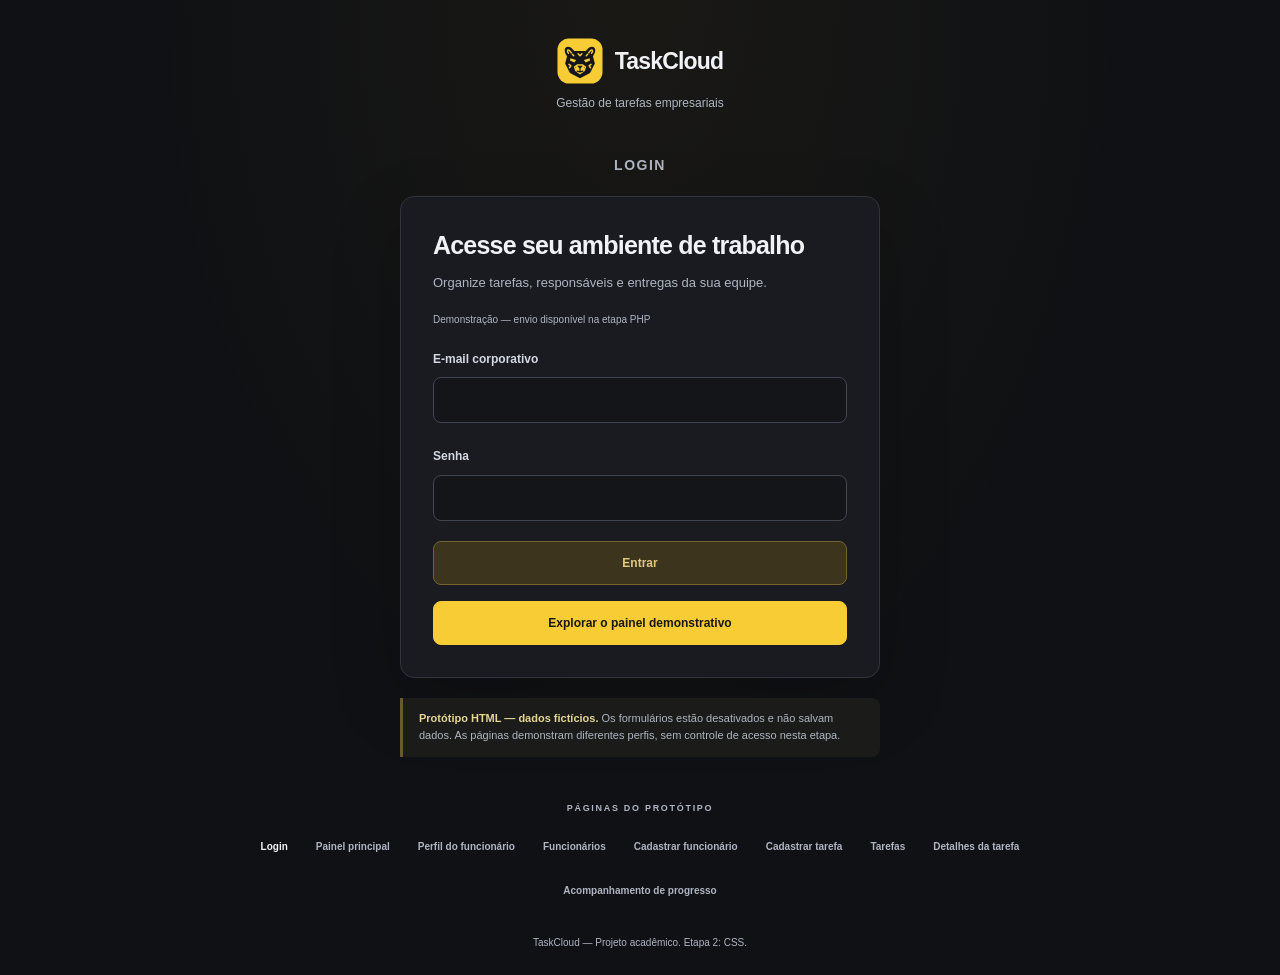
<file: index.html>
<!doctype html>
<html lang="pt-BR">
<head>
  <meta charset="utf-8">
  <meta name="viewport" content="width=device-width, initial-scale=1">
  <meta name="description" content="TaskCloud: estrutura HTML demonstrativa de gestão de tarefas empresariais.">
  <title>Login | TaskCloud</title>
  <link rel="icon" type="image/svg+xml" href="assets/img/onca-taskcloud.svg">
  <link rel="stylesheet" href="assets/css/style.css">
</head>
<body class="pagina-login">
  <a href="#conteudo">Pular para o conteúdo</a>
  <header class="cabecalho"><p><img class="marca-onca" src="assets/img/onca-taskcloud.svg" alt="" width="40" height="40"><strong>TaskCloud</strong></p><p>Gestão de tarefas empresariais</p></header>
  <aside class="menu-lateral"><nav aria-label="Navegação principal"><ul><li><a href="index.html" aria-current="page">Login</a></li><li><a href="painel.html">Painel principal</a></li><li><a href="perfil.html">Perfil do funcionário</a></li><li><a href="funcionarios.html">Funcionários</a></li><li><a href="funcionario-cadastro.html">Cadastrar funcionário</a></li><li><a href="tarefa-cadastro.html">Cadastrar tarefa</a></li><li><a href="tarefas.html">Tarefas</a></li><li><a href="tarefa-detalhes.html">Detalhes da tarefa</a></li><li><a href="progresso.html">Acompanhamento de progresso</a></li></ul></nav></aside>
  <main id="conteudo">
    <h1>Login</h1>
    <p class="aviso-prototipo"><strong>Protótipo HTML — dados fictícios.</strong> Os formulários estão desativados e não salvam dados. As páginas demonstram diferentes perfis, sem controle de acesso nesta etapa.</p>
    <section aria-labelledby="acesso"><h2 id="acesso">Acesse seu ambiente de trabalho</h2><p>Organize tarefas, responsáveis e entregas da sua equipe.</p><form method="post"><fieldset disabled><legend>Demonstração — envio disponível na etapa PHP</legend><p><label for="email">E-mail corporativo</label><br><input type="email" id="email" name="email" autocomplete="username" required maxlength="254"></p><p><label for="senha">Senha</label><br><input type="password" id="senha" name="senha" autocomplete="current-password" required></p><button type="submit">Entrar</button></fieldset></form><p><a class="botao" href="painel.html">Explorar o painel demonstrativo</a></p></section>
  </main>
  <footer><p>TaskCloud — Projeto acadêmico. Etapa 2: CSS.</p></footer>
</body>
</html>
</file>
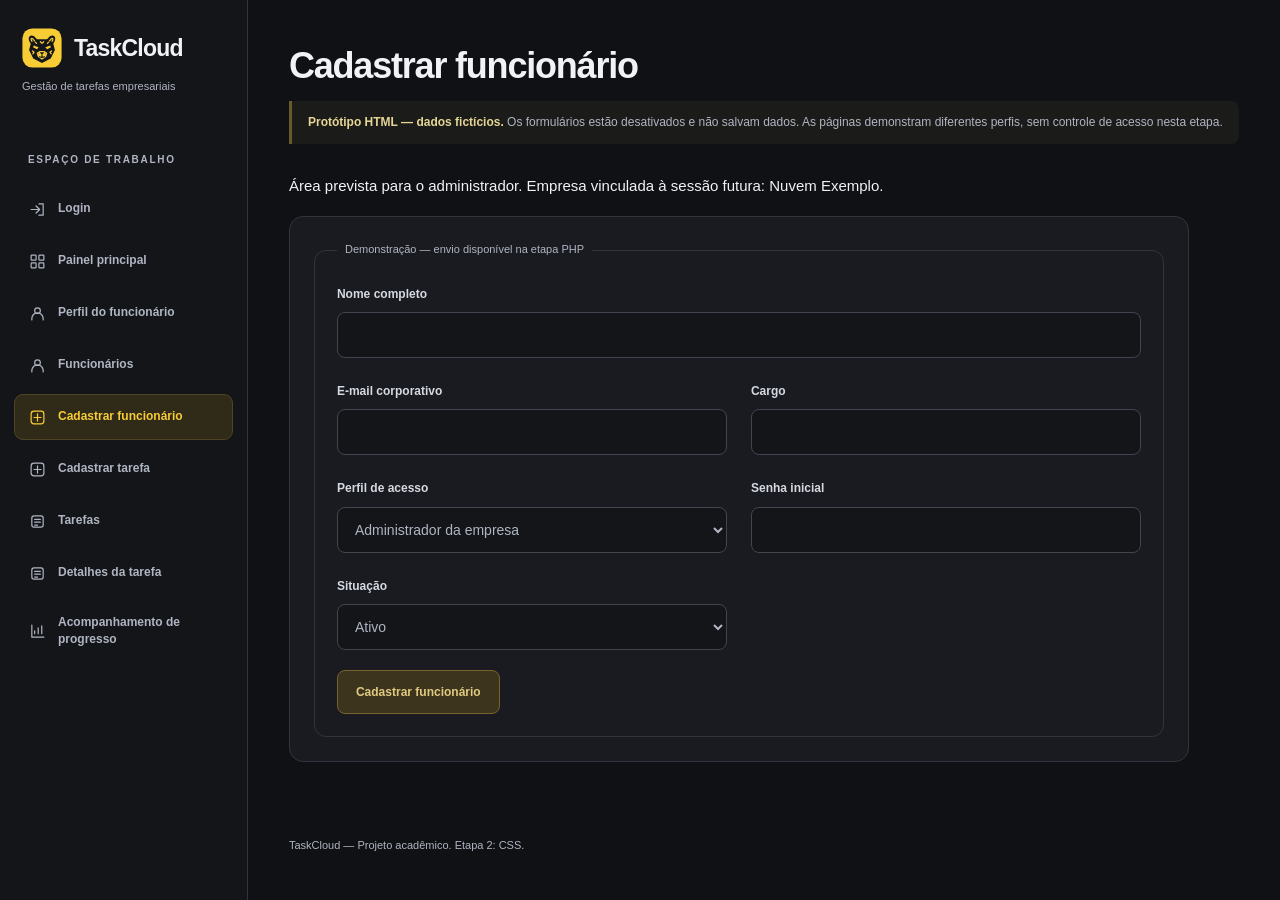
<file: funcionario-cadastro.html>
<!doctype html>
<html lang="pt-BR">
<head>
  <meta charset="utf-8">
  <meta name="viewport" content="width=device-width, initial-scale=1">
  <meta name="description" content="TaskCloud: estrutura HTML demonstrativa de gestão de tarefas empresariais.">
  <title>Cadastrar funcionário | TaskCloud</title>
  <link rel="icon" type="image/svg+xml" href="assets/img/onca-taskcloud.svg">
  <link rel="stylesheet" href="assets/css/style.css">
</head>
<body class="pagina-funcionario-cadastro">
  <a href="#conteudo">Pular para o conteúdo</a>
  <header class="cabecalho"><p><img class="marca-onca" src="assets/img/onca-taskcloud.svg" alt="" width="40" height="40"><strong>TaskCloud</strong></p><p>Gestão de tarefas empresariais</p></header>
  <aside class="menu-lateral"><nav aria-label="Navegação principal"><ul><li><a href="index.html">Login</a></li><li><a href="painel.html">Painel principal</a></li><li><a href="perfil.html">Perfil do funcionário</a></li><li><a href="funcionarios.html">Funcionários</a></li><li><a href="funcionario-cadastro.html" aria-current="page">Cadastrar funcionário</a></li><li><a href="tarefa-cadastro.html">Cadastrar tarefa</a></li><li><a href="tarefas.html">Tarefas</a></li><li><a href="tarefa-detalhes.html">Detalhes da tarefa</a></li><li><a href="progresso.html">Acompanhamento de progresso</a></li></ul></nav></aside>
  <main id="conteudo">
    <h1>Cadastrar funcionário</h1>
    <p class="aviso-prototipo"><strong>Protótipo HTML — dados fictícios.</strong> Os formulários estão desativados e não salvam dados. As páginas demonstram diferentes perfis, sem controle de acesso nesta etapa.</p>
    <p>Área prevista para o administrador. Empresa vinculada à sessão futura: Nuvem Exemplo.</p><form method="post"><fieldset disabled><legend>Demonstração — envio disponível na etapa PHP</legend><p class="campo-largo"><label for="nome">Nome completo</label><br><input type="text" id="nome" name="nome" required maxlength="120" autocomplete="name"></p><p><label for="email">E-mail corporativo</label><br><input type="email" id="email" name="email" required maxlength="254" autocomplete="email"></p><p><label for="cargo">Cargo</label><br><input type="text" id="cargo" name="cargo" maxlength="100"></p><p><label for="perfil">Perfil de acesso</label><br><select id="perfil" name="perfil"><option value="administrador">Administrador da empresa</option><option value="gestor">Gestor</option><option value="funcionario">Funcionário</option></select></p><p><label for="senha">Senha inicial</label><br><input type="password" id="senha" name="senha" required minlength="12" autocomplete="new-password"></p><p><label for="ativo">Situação</label><br><select id="ativo" name="ativo"><option value="1">Ativo</option><option value="0">Inativo</option></select></p><button type="submit">Cadastrar funcionário</button></fieldset></form>
  </main>
  <footer><p>TaskCloud — Projeto acadêmico. Etapa 2: CSS.</p></footer>
</body>
</html>
</file>
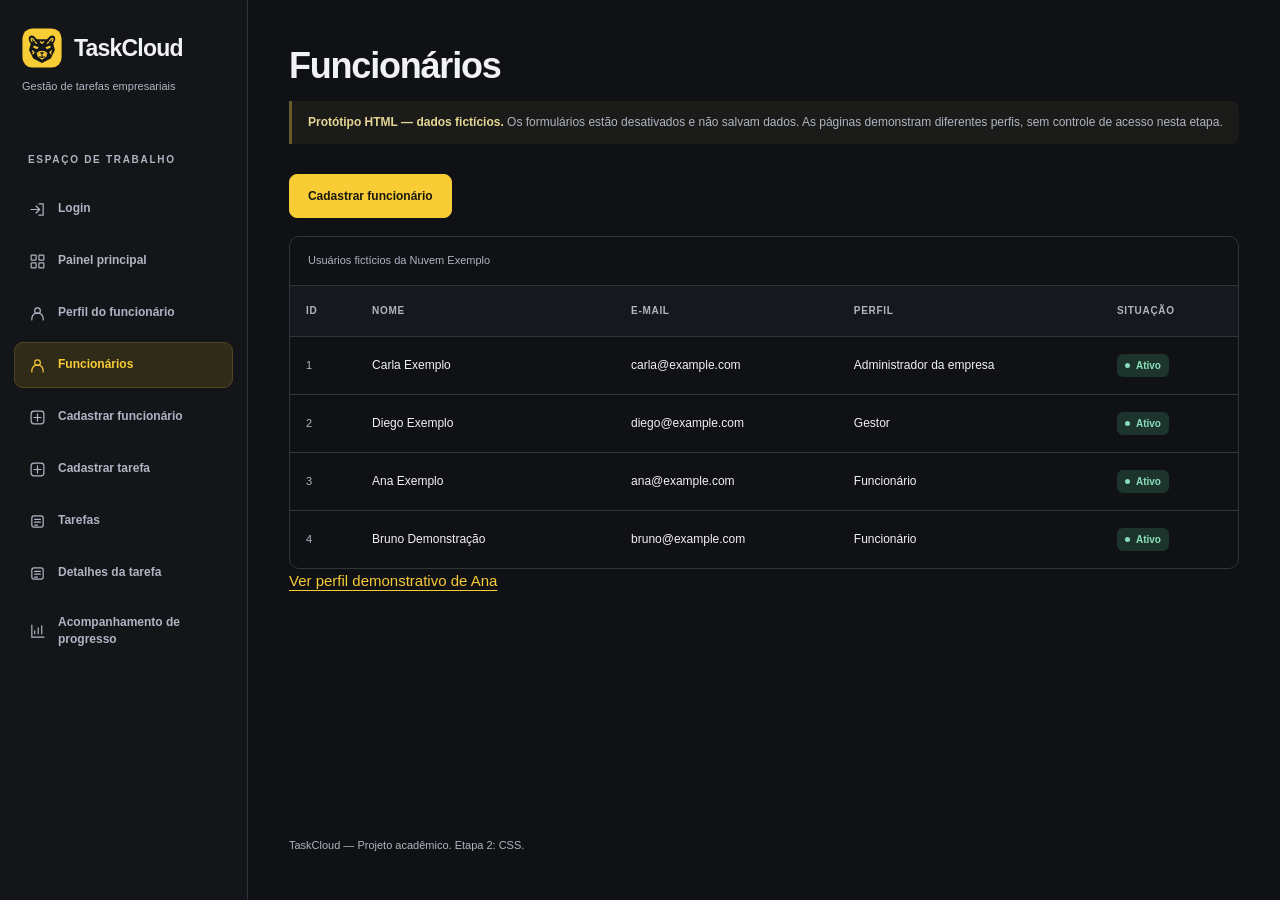
<file: funcionarios.html>
<!doctype html>
<html lang="pt-BR">
<head>
  <meta charset="utf-8">
  <meta name="viewport" content="width=device-width, initial-scale=1">
  <meta name="description" content="TaskCloud: estrutura HTML demonstrativa de gestão de tarefas empresariais.">
  <title>Funcionários | TaskCloud</title>
  <link rel="icon" type="image/svg+xml" href="assets/img/onca-taskcloud.svg">
  <link rel="stylesheet" href="assets/css/style.css">
</head>
<body class="pagina-funcionarios">
  <a href="#conteudo">Pular para o conteúdo</a>
  <header class="cabecalho"><p><img class="marca-onca" src="assets/img/onca-taskcloud.svg" alt="" width="40" height="40"><strong>TaskCloud</strong></p><p>Gestão de tarefas empresariais</p></header>
  <aside class="menu-lateral"><nav aria-label="Navegação principal"><ul><li><a href="index.html">Login</a></li><li><a href="painel.html">Painel principal</a></li><li><a href="perfil.html">Perfil do funcionário</a></li><li><a href="funcionarios.html" aria-current="page">Funcionários</a></li><li><a href="funcionario-cadastro.html">Cadastrar funcionário</a></li><li><a href="tarefa-cadastro.html">Cadastrar tarefa</a></li><li><a href="tarefas.html">Tarefas</a></li><li><a href="tarefa-detalhes.html">Detalhes da tarefa</a></li><li><a href="progresso.html">Acompanhamento de progresso</a></li></ul></nav></aside>
  <main id="conteudo">
    <h1>Funcionários</h1>
    <p class="aviso-prototipo"><strong>Protótipo HTML — dados fictícios.</strong> Os formulários estão desativados e não salvam dados. As páginas demonstram diferentes perfis, sem controle de acesso nesta etapa.</p>
    <p><a class="botao" href="funcionario-cadastro.html">Cadastrar funcionário</a></p><div class="tabela-rolagem" role="region" aria-label="Tabela demonstrativa com rolagem horizontal" tabindex="0"><table><caption>Usuários fictícios da Nuvem Exemplo</caption><thead><tr><th scope="col">ID</th><th scope="col">Nome</th><th scope="col">E-mail</th><th scope="col">Perfil</th><th scope="col">Situação</th></tr></thead><tbody><tr><th scope="row">1</th><td>Carla Exemplo</td><td>carla@example.com</td><td>Administrador da empresa</td><td><span class="etiqueta situacao-ativa">Ativo</span></td></tr><tr><th scope="row">2</th><td>Diego Exemplo</td><td>diego@example.com</td><td>Gestor</td><td><span class="etiqueta situacao-ativa">Ativo</span></td></tr><tr><th scope="row">3</th><td>Ana Exemplo</td><td>ana@example.com</td><td>Funcionário</td><td><span class="etiqueta situacao-ativa">Ativo</span></td></tr><tr><th scope="row">4</th><td>Bruno Demonstração</td><td>bruno@example.com</td><td>Funcionário</td><td><span class="etiqueta situacao-ativa">Ativo</span></td></tr></tbody></table></div><p><a href="perfil.html">Ver perfil demonstrativo de Ana</a></p>
  </main>
  <footer><p>TaskCloud — Projeto acadêmico. Etapa 2: CSS.</p></footer>
</body>
</html>
</file>
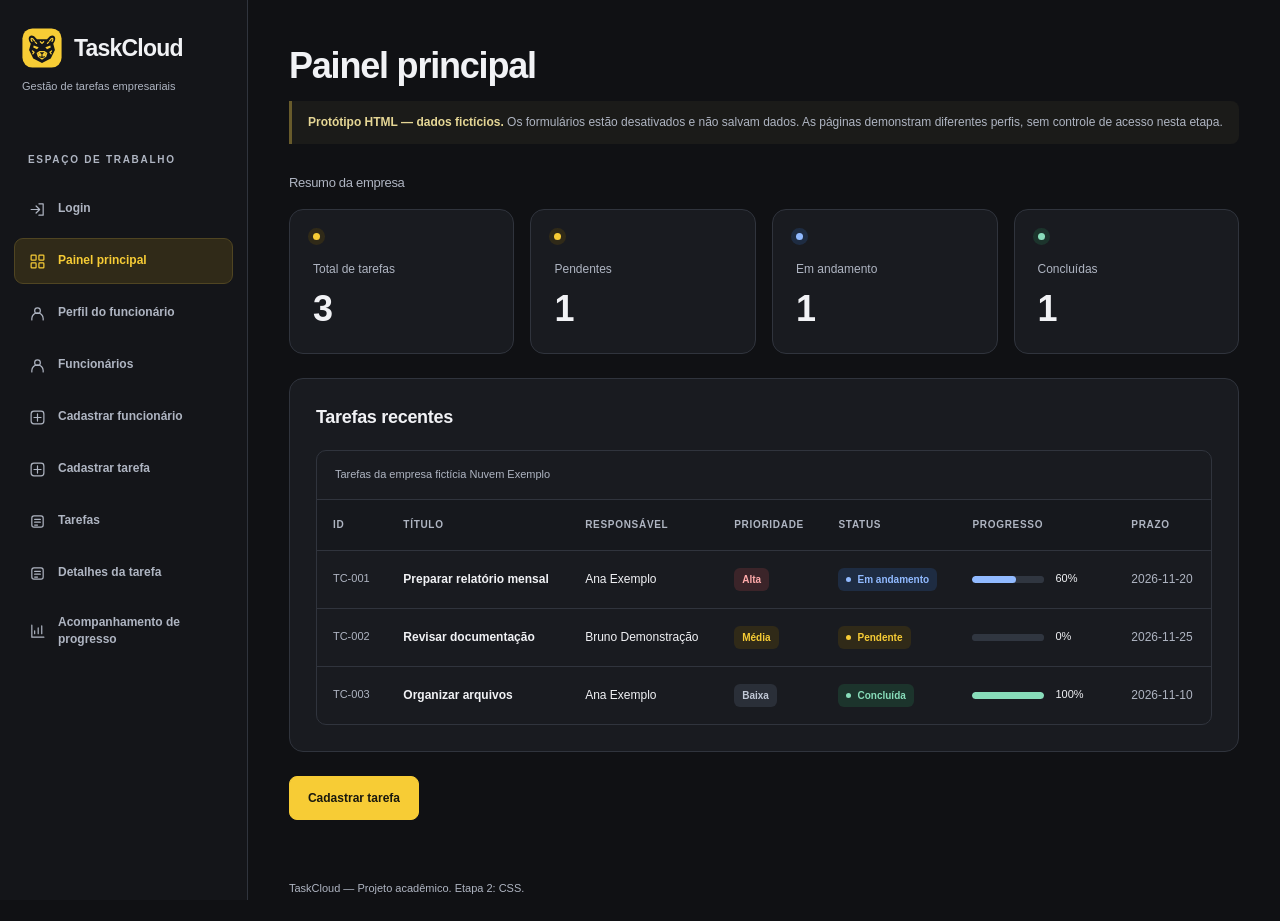
<file: painel.html>
<!doctype html>
<html lang="pt-BR">
<head>
  <meta charset="utf-8">
  <meta name="viewport" content="width=device-width, initial-scale=1">
  <meta name="description" content="TaskCloud: estrutura HTML demonstrativa de gestão de tarefas empresariais.">
  <title>Painel principal | TaskCloud</title>
  <link rel="icon" type="image/svg+xml" href="assets/img/onca-taskcloud.svg">
  <link rel="stylesheet" href="assets/css/style.css">
</head>
<body class="pagina-painel">
  <a href="#conteudo">Pular para o conteúdo</a>
  <header class="cabecalho"><p><img class="marca-onca" src="assets/img/onca-taskcloud.svg" alt="" width="40" height="40"><strong>TaskCloud</strong></p><p>Gestão de tarefas empresariais</p></header>
  <aside class="menu-lateral"><nav aria-label="Navegação principal"><ul><li><a href="index.html">Login</a></li><li><a href="painel.html" aria-current="page">Painel principal</a></li><li><a href="perfil.html">Perfil do funcionário</a></li><li><a href="funcionarios.html">Funcionários</a></li><li><a href="funcionario-cadastro.html">Cadastrar funcionário</a></li><li><a href="tarefa-cadastro.html">Cadastrar tarefa</a></li><li><a href="tarefas.html">Tarefas</a></li><li><a href="tarefa-detalhes.html">Detalhes da tarefa</a></li><li><a href="progresso.html">Acompanhamento de progresso</a></li></ul></nav></aside>
  <main id="conteudo">
    <h1>Painel principal</h1>
    <p class="aviso-prototipo"><strong>Protótipo HTML — dados fictícios.</strong> Os formulários estão desativados e não salvam dados. As páginas demonstram diferentes perfis, sem controle de acesso nesta etapa.</p>
    <section class="resumo-indicadores" aria-labelledby="indicadores"><h2 id="indicadores">Resumo da empresa</h2><dl class="indicadores"><div class="indicador indicador-total"><dt>Total de tarefas</dt><dd>3</dd></div><div class="indicador indicador-pendente"><dt>Pendentes</dt><dd>1</dd></div><div class="indicador indicador-andamento"><dt>Em andamento</dt><dd>1</dd></div><div class="indicador indicador-concluida"><dt>Concluídas</dt><dd>1</dd></div></dl></section><section><h2>Tarefas recentes</h2><div class="tabela-rolagem" role="region" aria-label="Tabela demonstrativa com rolagem horizontal" tabindex="0"><table><caption>Tarefas da empresa fictícia Nuvem Exemplo</caption><thead><tr><th scope="col">ID</th><th scope="col">Título</th><th scope="col">Responsável</th><th scope="col">Prioridade</th><th scope="col">Status</th><th scope="col">Progresso</th><th scope="col">Prazo</th></tr></thead><tbody><tr><th scope="row">TC-001</th><td><a href="tarefa-detalhes.html#tarefa-tc-001">Preparar relatório mensal</a></td><td>Ana Exemplo</td><td><span class="etiqueta prioridade-alta">Alta</span></td><td><span class="etiqueta status-andamento">Em andamento</span></td><td><progress value="60" max="100" aria-label="Progresso de TC-001">60%</progress> 60%</td><td><time datetime="2026-11-20">2026-11-20</time></td></tr><tr><th scope="row">TC-002</th><td><a href="tarefa-detalhes.html#tarefa-tc-002">Revisar documentação</a></td><td>Bruno Demonstração</td><td><span class="etiqueta prioridade-media">Média</span></td><td><span class="etiqueta status-pendente">Pendente</span></td><td><progress value="0" max="100" aria-label="Progresso de TC-002">0%</progress> 0%</td><td><time datetime="2026-11-25">2026-11-25</time></td></tr><tr><th scope="row">TC-003</th><td><a href="tarefa-detalhes.html#tarefa-tc-003">Organizar arquivos</a></td><td>Ana Exemplo</td><td><span class="etiqueta prioridade-baixa">Baixa</span></td><td><span class="etiqueta status-concluida">Concluída</span></td><td><progress value="100" max="100" aria-label="Progresso de TC-003">100%</progress> 100%</td><td><time datetime="2026-11-10">2026-11-10</time></td></tr></tbody></table></div></section><p><a class="botao" href="tarefa-cadastro.html">Cadastrar tarefa</a></p>
  </main>
  <footer><p>TaskCloud — Projeto acadêmico. Etapa 2: CSS.</p></footer>
</body>
</html>
</file>
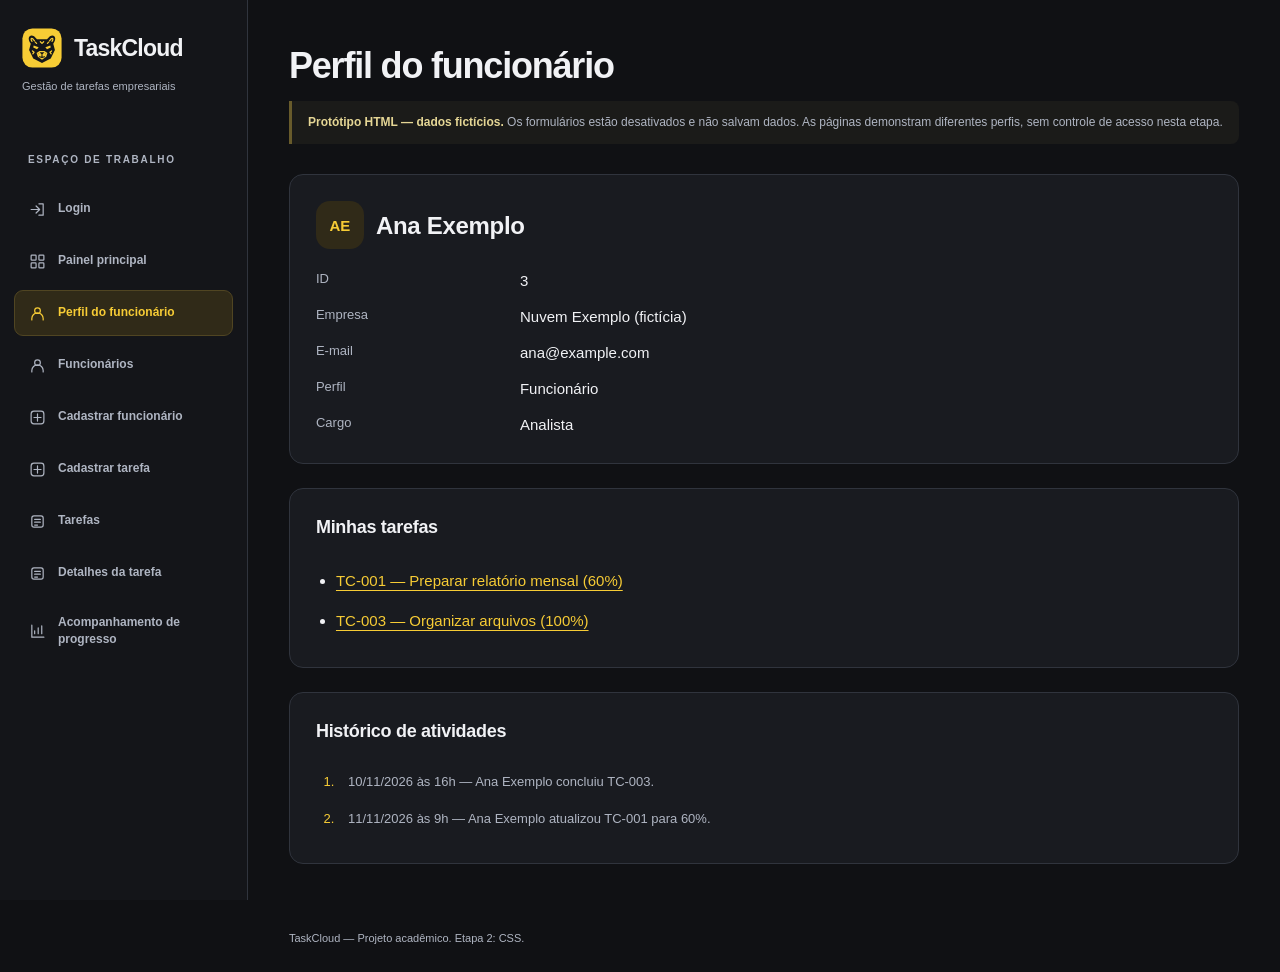
<file: perfil.html>
<!doctype html>
<html lang="pt-BR">
<head>
  <meta charset="utf-8">
  <meta name="viewport" content="width=device-width, initial-scale=1">
  <meta name="description" content="TaskCloud: estrutura HTML demonstrativa de gestão de tarefas empresariais.">
  <title>Perfil do funcionário | TaskCloud</title>
  <link rel="icon" type="image/svg+xml" href="assets/img/onca-taskcloud.svg">
  <link rel="stylesheet" href="assets/css/style.css">
</head>
<body class="pagina-perfil">
  <a href="#conteudo">Pular para o conteúdo</a>
  <header class="cabecalho"><p><img class="marca-onca" src="assets/img/onca-taskcloud.svg" alt="" width="40" height="40"><strong>TaskCloud</strong></p><p>Gestão de tarefas empresariais</p></header>
  <aside class="menu-lateral"><nav aria-label="Navegação principal"><ul><li><a href="index.html">Login</a></li><li><a href="painel.html">Painel principal</a></li><li><a href="perfil.html" aria-current="page">Perfil do funcionário</a></li><li><a href="funcionarios.html">Funcionários</a></li><li><a href="funcionario-cadastro.html">Cadastrar funcionário</a></li><li><a href="tarefa-cadastro.html">Cadastrar tarefa</a></li><li><a href="tarefas.html">Tarefas</a></li><li><a href="tarefa-detalhes.html">Detalhes da tarefa</a></li><li><a href="progresso.html">Acompanhamento de progresso</a></li></ul></nav></aside>
  <main id="conteudo">
    <h1>Perfil do funcionário</h1>
    <p class="aviso-prototipo"><strong>Protótipo HTML — dados fictícios.</strong> Os formulários estão desativados e não salvam dados. As páginas demonstram diferentes perfis, sem controle de acesso nesta etapa.</p>
    <section><h2>Ana Exemplo</h2><dl><dt>ID</dt><dd>3</dd><dt>Empresa</dt><dd>Nuvem Exemplo (fictícia)</dd><dt>E-mail</dt><dd>ana@example.com</dd><dt>Perfil</dt><dd>Funcionário</dd><dt>Cargo</dt><dd>Analista</dd></dl></section><section><h2>Minhas tarefas</h2><ul><li><a href="tarefa-detalhes.html#tarefa-tc-001">TC-001 — Preparar relatório mensal (60%)</a></li><li><a href="tarefa-detalhes.html#tarefa-tc-003">TC-003 — Organizar arquivos (100%)</a></li></ul></section><section><h2>Histórico de atividades</h2><ol><li><time datetime="2026-11-10T16:00:00">10/11/2026 às 16h</time> — Ana Exemplo concluiu TC-003.</li><li><time datetime="2026-11-11T09:00:00">11/11/2026 às 9h</time> — Ana Exemplo atualizou TC-001 para 60%.</li></ol></section>
  </main>
  <footer><p>TaskCloud — Projeto acadêmico. Etapa 2: CSS.</p></footer>
</body>
</html>
</file>
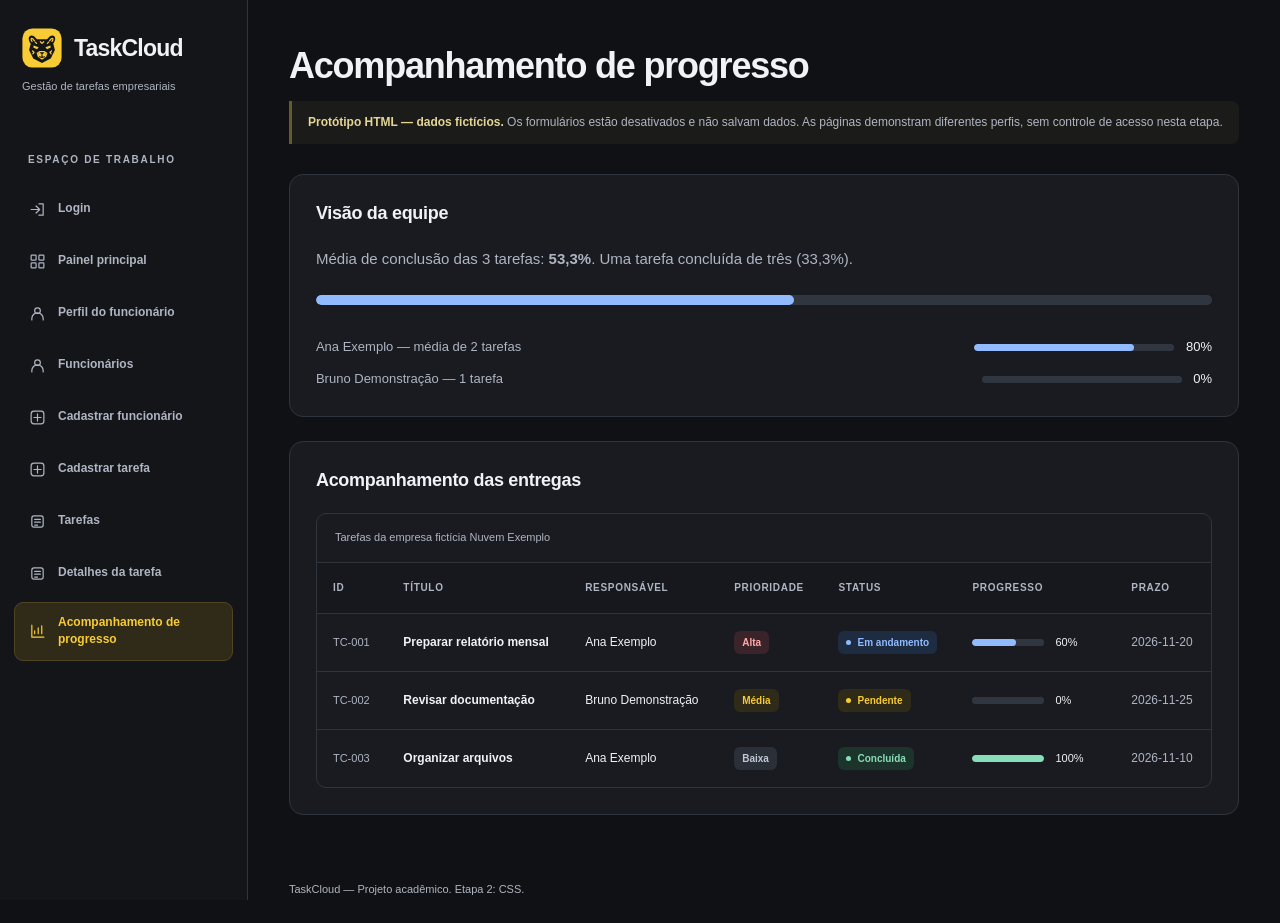
<file: progresso.html>
<!doctype html>
<html lang="pt-BR">
<head>
  <meta charset="utf-8">
  <meta name="viewport" content="width=device-width, initial-scale=1">
  <meta name="description" content="TaskCloud: estrutura HTML demonstrativa de gestão de tarefas empresariais.">
  <title>Acompanhamento de progresso | TaskCloud</title>
  <link rel="icon" type="image/svg+xml" href="assets/img/onca-taskcloud.svg">
  <link rel="stylesheet" href="assets/css/style.css">
</head>
<body class="pagina-progresso">
  <a href="#conteudo">Pular para o conteúdo</a>
  <header class="cabecalho"><p><img class="marca-onca" src="assets/img/onca-taskcloud.svg" alt="" width="40" height="40"><strong>TaskCloud</strong></p><p>Gestão de tarefas empresariais</p></header>
  <aside class="menu-lateral"><nav aria-label="Navegação principal"><ul><li><a href="index.html">Login</a></li><li><a href="painel.html">Painel principal</a></li><li><a href="perfil.html">Perfil do funcionário</a></li><li><a href="funcionarios.html">Funcionários</a></li><li><a href="funcionario-cadastro.html">Cadastrar funcionário</a></li><li><a href="tarefa-cadastro.html">Cadastrar tarefa</a></li><li><a href="tarefas.html">Tarefas</a></li><li><a href="tarefa-detalhes.html">Detalhes da tarefa</a></li><li><a href="progresso.html" aria-current="page">Acompanhamento de progresso</a></li></ul></nav></aside>
  <main id="conteudo">
    <h1>Acompanhamento de progresso</h1>
    <p class="aviso-prototipo"><strong>Protótipo HTML — dados fictícios.</strong> Os formulários estão desativados e não salvam dados. As páginas demonstram diferentes perfis, sem controle de acesso nesta etapa.</p>
    <section><h2>Visão da equipe</h2><p>Média de conclusão das 3 tarefas: <strong>53,3%</strong>. Uma tarefa concluída de três (33,3%).</p><progress value="160" max="300" aria-label="Média de conclusão da equipe">53,3%</progress><dl><dt>Ana Exemplo — média de 2 tarefas</dt><dd><progress value="80" max="100" aria-label="Média de Ana">80%</progress> 80%</dd><dt>Bruno Demonstração — 1 tarefa</dt><dd><progress value="0" max="100" aria-label="Média de Bruno">0%</progress> 0%</dd></dl></section><section><h2>Acompanhamento das entregas</h2><div class="tabela-rolagem" role="region" aria-label="Tabela demonstrativa com rolagem horizontal" tabindex="0"><table><caption>Tarefas da empresa fictícia Nuvem Exemplo</caption><thead><tr><th scope="col">ID</th><th scope="col">Título</th><th scope="col">Responsável</th><th scope="col">Prioridade</th><th scope="col">Status</th><th scope="col">Progresso</th><th scope="col">Prazo</th></tr></thead><tbody><tr><th scope="row">TC-001</th><td><a href="tarefa-detalhes.html#tarefa-tc-001">Preparar relatório mensal</a></td><td>Ana Exemplo</td><td><span class="etiqueta prioridade-alta">Alta</span></td><td><span class="etiqueta status-andamento">Em andamento</span></td><td><progress value="60" max="100" aria-label="Progresso de TC-001">60%</progress> 60%</td><td><time datetime="2026-11-20">2026-11-20</time></td></tr><tr><th scope="row">TC-002</th><td><a href="tarefa-detalhes.html#tarefa-tc-002">Revisar documentação</a></td><td>Bruno Demonstração</td><td><span class="etiqueta prioridade-media">Média</span></td><td><span class="etiqueta status-pendente">Pendente</span></td><td><progress value="0" max="100" aria-label="Progresso de TC-002">0%</progress> 0%</td><td><time datetime="2026-11-25">2026-11-25</time></td></tr><tr><th scope="row">TC-003</th><td><a href="tarefa-detalhes.html#tarefa-tc-003">Organizar arquivos</a></td><td>Ana Exemplo</td><td><span class="etiqueta prioridade-baixa">Baixa</span></td><td><span class="etiqueta status-concluida">Concluída</span></td><td><progress value="100" max="100" aria-label="Progresso de TC-003">100%</progress> 100%</td><td><time datetime="2026-11-10">2026-11-10</time></td></tr></tbody></table></div></section>
  </main>
  <footer><p>TaskCloud — Projeto acadêmico. Etapa 2: CSS.</p></footer>
</body>
</html>
</file>
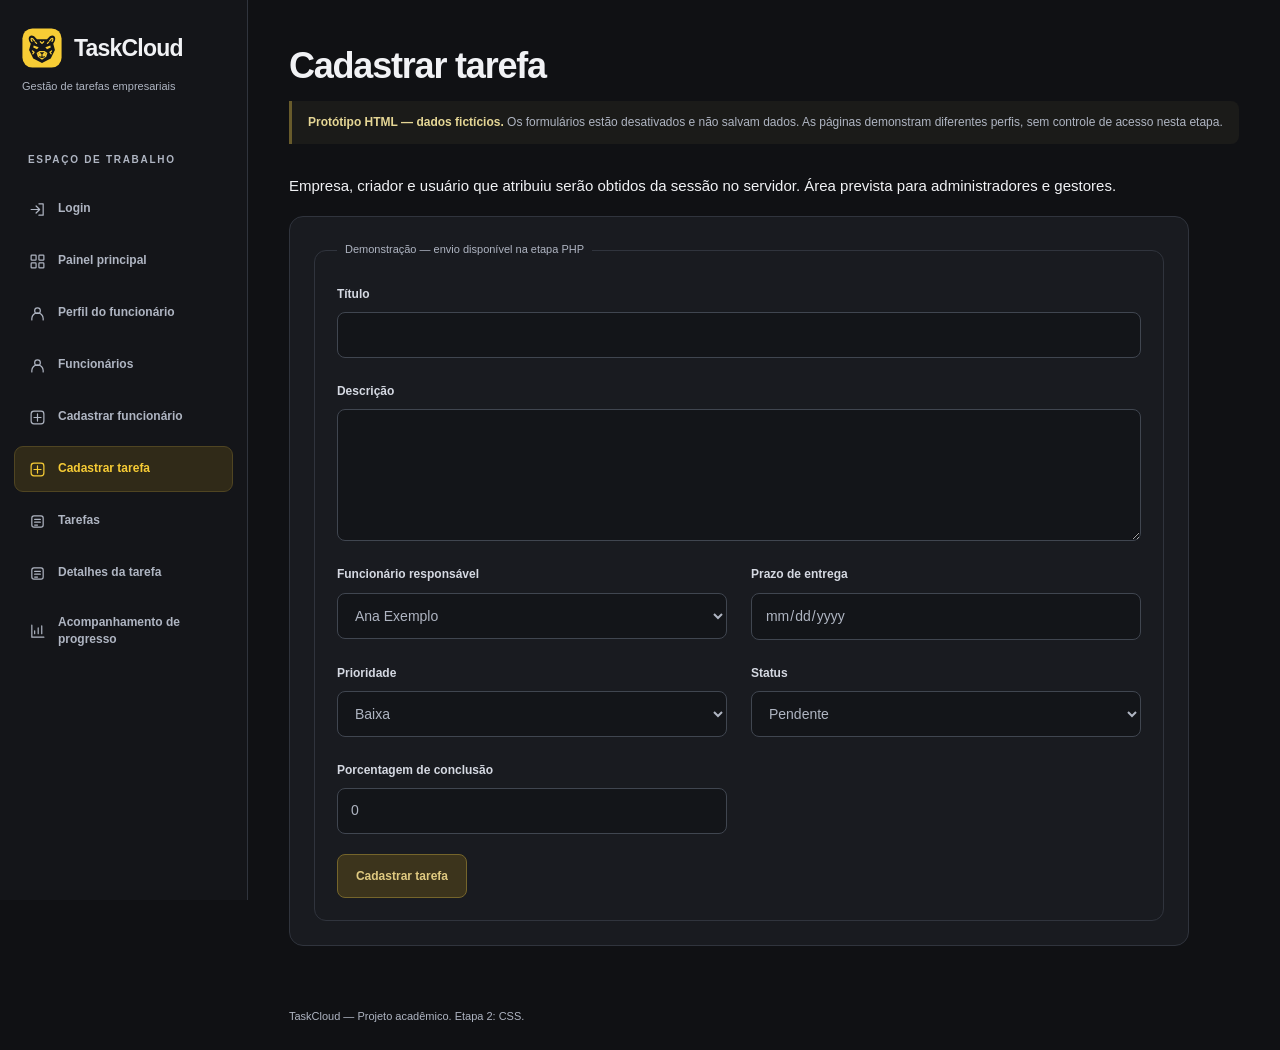
<file: tarefa-cadastro.html>
<!doctype html>
<html lang="pt-BR">
<head>
  <meta charset="utf-8">
  <meta name="viewport" content="width=device-width, initial-scale=1">
  <meta name="description" content="TaskCloud: estrutura HTML demonstrativa de gestão de tarefas empresariais.">
  <title>Cadastrar tarefa | TaskCloud</title>
  <link rel="icon" type="image/svg+xml" href="assets/img/onca-taskcloud.svg">
  <link rel="stylesheet" href="assets/css/style.css">
</head>
<body class="pagina-tarefa-cadastro">
  <a href="#conteudo">Pular para o conteúdo</a>
  <header class="cabecalho"><p><img class="marca-onca" src="assets/img/onca-taskcloud.svg" alt="" width="40" height="40"><strong>TaskCloud</strong></p><p>Gestão de tarefas empresariais</p></header>
  <aside class="menu-lateral"><nav aria-label="Navegação principal"><ul><li><a href="index.html">Login</a></li><li><a href="painel.html">Painel principal</a></li><li><a href="perfil.html">Perfil do funcionário</a></li><li><a href="funcionarios.html">Funcionários</a></li><li><a href="funcionario-cadastro.html">Cadastrar funcionário</a></li><li><a href="tarefa-cadastro.html" aria-current="page">Cadastrar tarefa</a></li><li><a href="tarefas.html">Tarefas</a></li><li><a href="tarefa-detalhes.html">Detalhes da tarefa</a></li><li><a href="progresso.html">Acompanhamento de progresso</a></li></ul></nav></aside>
  <main id="conteudo">
    <h1>Cadastrar tarefa</h1>
    <p class="aviso-prototipo"><strong>Protótipo HTML — dados fictícios.</strong> Os formulários estão desativados e não salvam dados. As páginas demonstram diferentes perfis, sem controle de acesso nesta etapa.</p>
    <p>Empresa, criador e usuário que atribuiu serão obtidos da sessão no servidor. Área prevista para administradores e gestores.</p><form method="post"><fieldset disabled><legend>Demonstração — envio disponível na etapa PHP</legend><p class="campo-largo"><label for="titulo">Título</label><br><input type="text" id="titulo" name="titulo" required maxlength="160"></p><p class="campo-largo"><label for="descricao">Descrição</label><br><textarea id="descricao" name="descricao" rows="5" required maxlength="5000"></textarea></p><p><label for="responsavel_id">Funcionário responsável</label><br><select id="responsavel_id" name="responsavel_id"><option value="3">Ana Exemplo</option><option value="4">Bruno Demonstração</option></select></p><p><label for="prazo_entrega">Prazo de entrega</label><br><input type="date" id="prazo_entrega" name="prazo_entrega" required></p><p><label for="prioridade">Prioridade</label><br><select id="prioridade" name="prioridade"><option value="baixa">Baixa</option><option value="media">Média</option><option value="alta">Alta</option></select></p><p><label for="status">Status</label><br><select id="status" name="status"><option value="pendente">Pendente</option><option value="em_andamento">Em andamento</option><option value="concluida">Concluída</option></select></p><p><label for="porcentagem_conclusao">Porcentagem de conclusão</label><br><input type="number" id="porcentagem_conclusao" name="porcentagem_conclusao" min="0" max="100" step="1" value="0" required></p><button type="submit">Cadastrar tarefa</button></fieldset></form>
  </main>
  <footer><p>TaskCloud — Projeto acadêmico. Etapa 2: CSS.</p></footer>
</body>
</html>
</file>
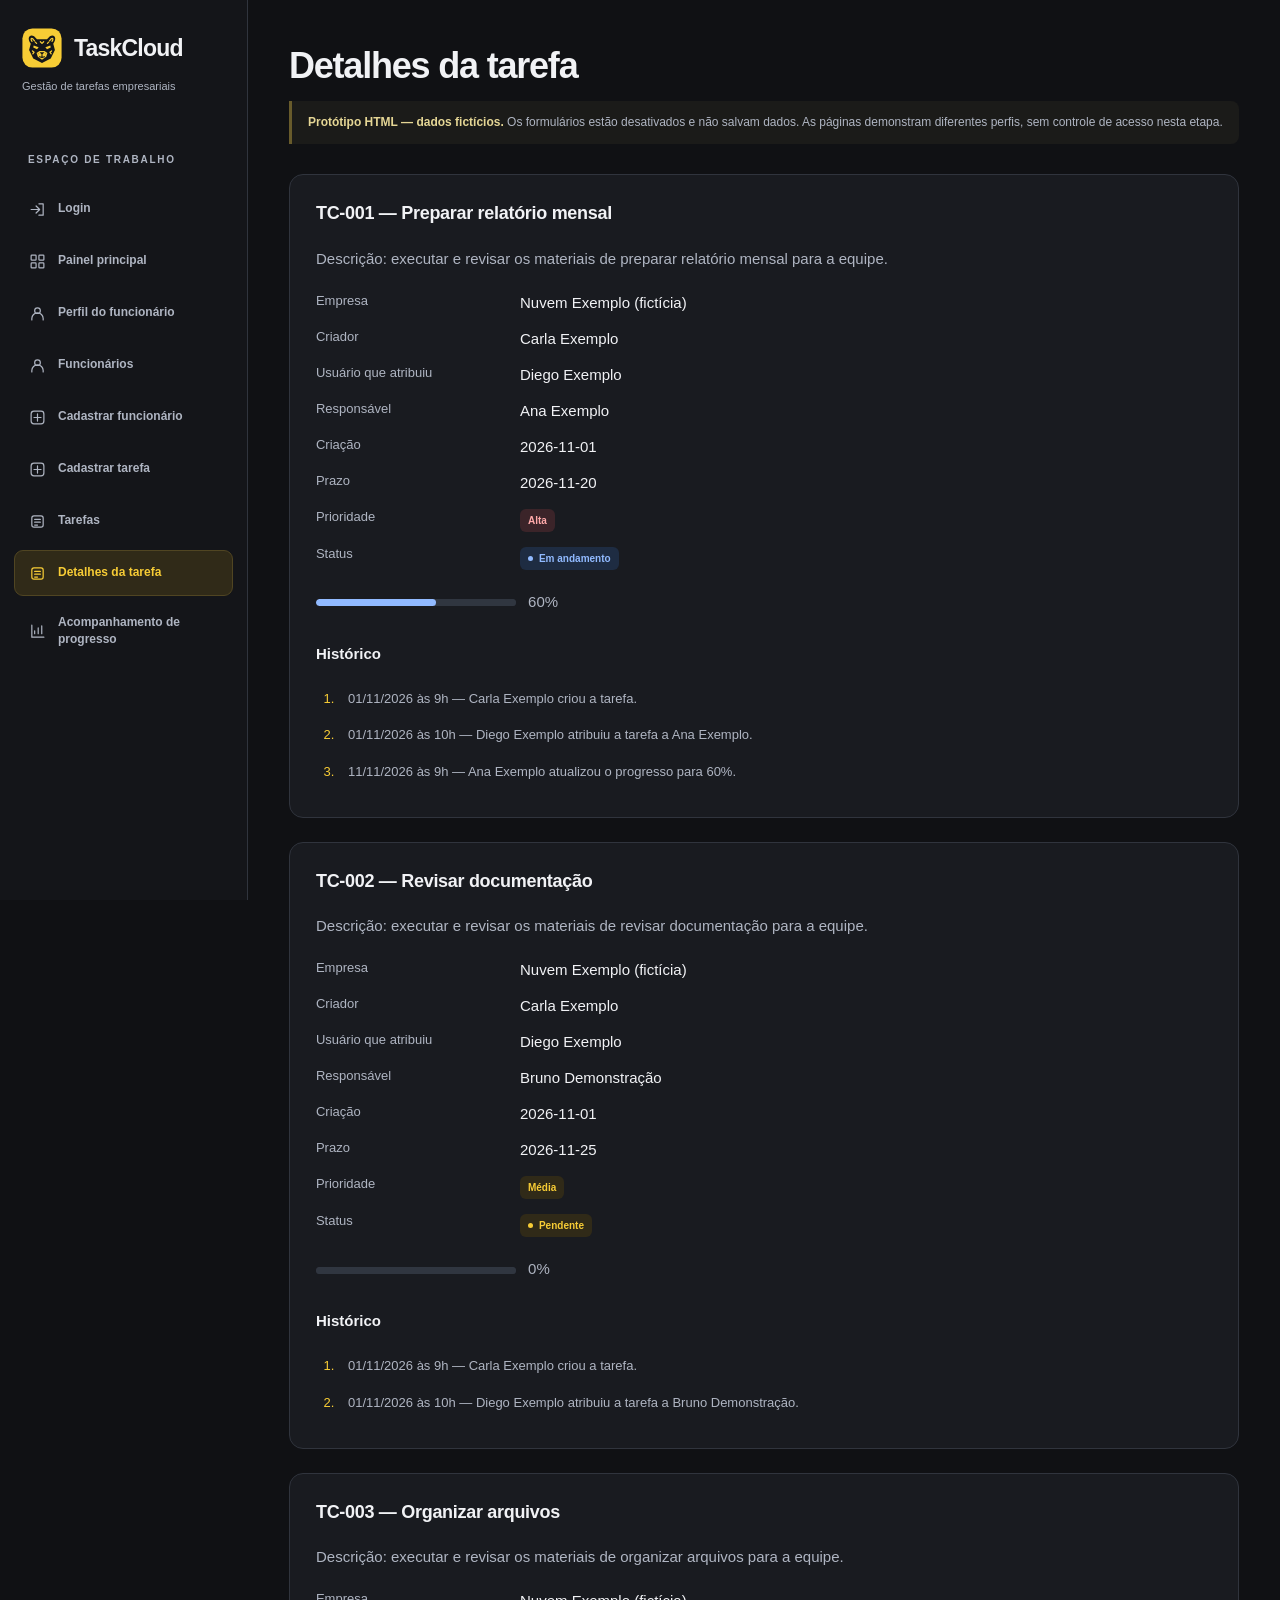
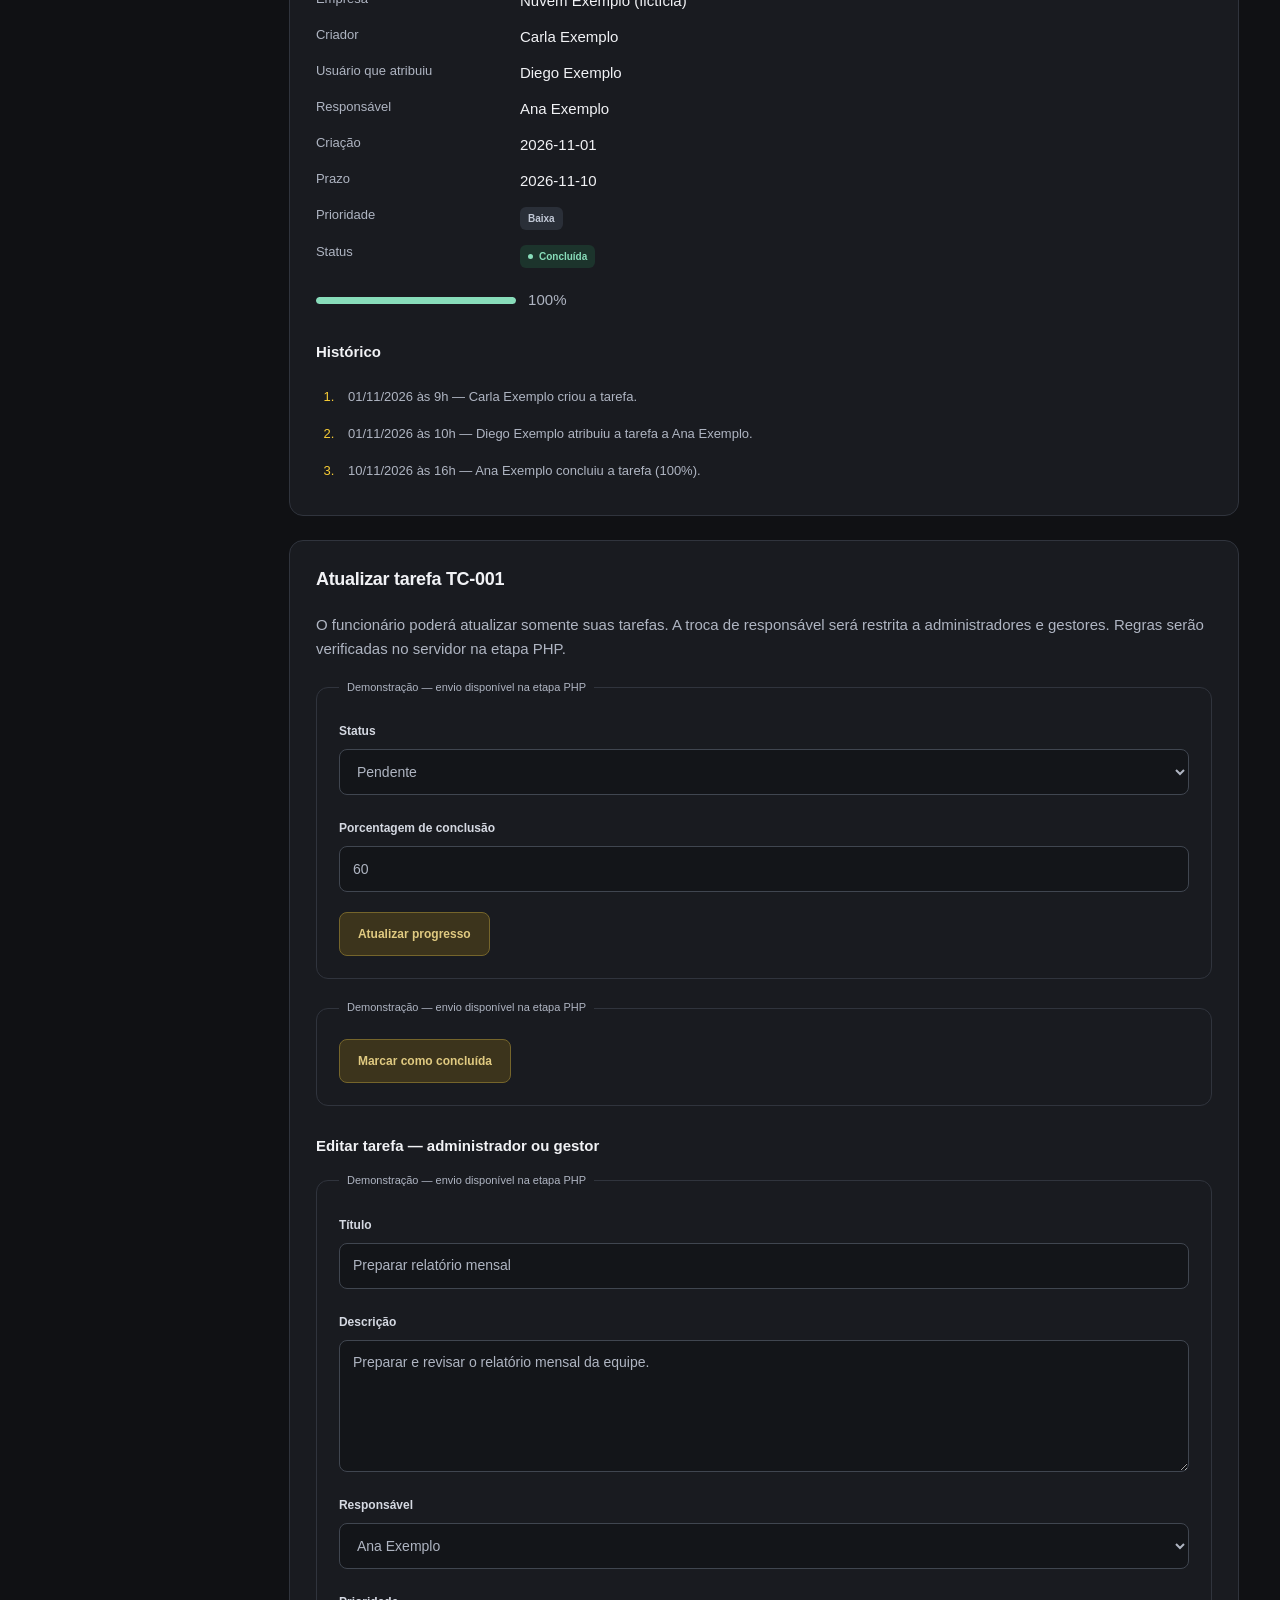
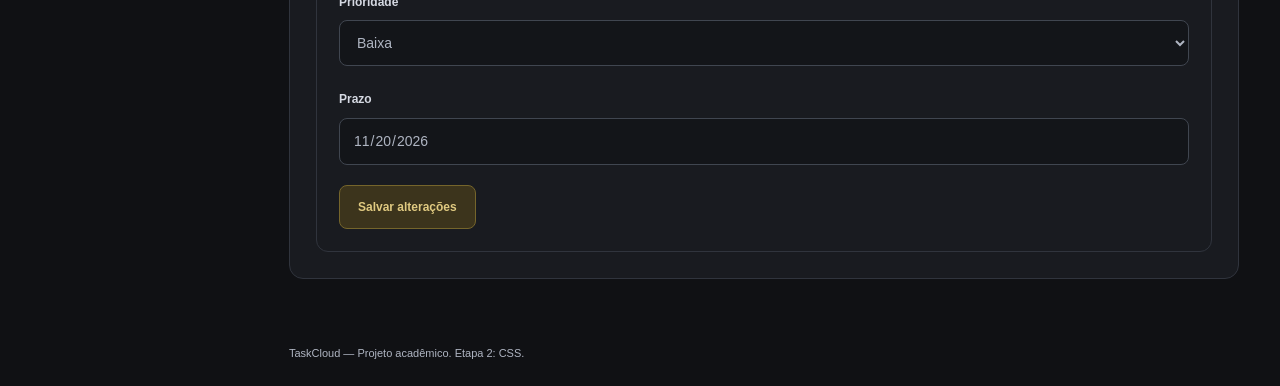
<file: tarefa-detalhes.html>
<!doctype html>
<html lang="pt-BR">
<head>
  <meta charset="utf-8">
  <meta name="viewport" content="width=device-width, initial-scale=1">
  <meta name="description" content="TaskCloud: estrutura HTML demonstrativa de gestão de tarefas empresariais.">
  <title>Detalhes da tarefa | TaskCloud</title>
  <link rel="icon" type="image/svg+xml" href="assets/img/onca-taskcloud.svg">
  <link rel="stylesheet" href="assets/css/style.css">
</head>
<body class="pagina-tarefa-detalhes">
  <a href="#conteudo">Pular para o conteúdo</a>
  <header class="cabecalho"><p><img class="marca-onca" src="assets/img/onca-taskcloud.svg" alt="" width="40" height="40"><strong>TaskCloud</strong></p><p>Gestão de tarefas empresariais</p></header>
  <aside class="menu-lateral"><nav aria-label="Navegação principal"><ul><li><a href="index.html">Login</a></li><li><a href="painel.html">Painel principal</a></li><li><a href="perfil.html">Perfil do funcionário</a></li><li><a href="funcionarios.html">Funcionários</a></li><li><a href="funcionario-cadastro.html">Cadastrar funcionário</a></li><li><a href="tarefa-cadastro.html">Cadastrar tarefa</a></li><li><a href="tarefas.html">Tarefas</a></li><li><a href="tarefa-detalhes.html" aria-current="page">Detalhes da tarefa</a></li><li><a href="progresso.html">Acompanhamento de progresso</a></li></ul></nav></aside>
  <main id="conteudo">
    <h1>Detalhes da tarefa</h1>
    <p class="aviso-prototipo"><strong>Protótipo HTML — dados fictícios.</strong> Os formulários estão desativados e não salvam dados. As páginas demonstram diferentes perfis, sem controle de acesso nesta etapa.</p>
    <article id="tarefa-tc-001"><h2>TC-001 — Preparar relatório mensal</h2><p>Descrição: executar e revisar os materiais de preparar relatório mensal para a equipe.</p><dl><dt>Empresa</dt><dd>Nuvem Exemplo (fictícia)</dd><dt>Criador</dt><dd>Carla Exemplo</dd><dt>Usuário que atribuiu</dt><dd>Diego Exemplo</dd><dt>Responsável</dt><dd>Ana Exemplo</dd><dt>Criação</dt><dd>2026-11-01</dd><dt>Prazo</dt><dd>2026-11-20</dd><dt>Prioridade</dt><dd><span class="etiqueta prioridade-alta">Alta</span></dd><dt>Status</dt><dd><span class="etiqueta status-andamento">Em andamento</span></dd></dl><p><progress value="60" max="100" aria-label="Progresso de TC-001">60%</progress> 60%</p><h3>Histórico</h3><ol><li>01/11/2026 às 9h — Carla Exemplo criou a tarefa.</li><li>01/11/2026 às 10h — Diego Exemplo atribuiu a tarefa a Ana Exemplo.</li><li>11/11/2026 às 9h — Ana Exemplo atualizou o progresso para 60%.</li></ol></article><article id="tarefa-tc-002"><h2>TC-002 — Revisar documentação</h2><p>Descrição: executar e revisar os materiais de revisar documentação para a equipe.</p><dl><dt>Empresa</dt><dd>Nuvem Exemplo (fictícia)</dd><dt>Criador</dt><dd>Carla Exemplo</dd><dt>Usuário que atribuiu</dt><dd>Diego Exemplo</dd><dt>Responsável</dt><dd>Bruno Demonstração</dd><dt>Criação</dt><dd>2026-11-01</dd><dt>Prazo</dt><dd>2026-11-25</dd><dt>Prioridade</dt><dd><span class="etiqueta prioridade-media">Média</span></dd><dt>Status</dt><dd><span class="etiqueta status-pendente">Pendente</span></dd></dl><p><progress value="0" max="100" aria-label="Progresso de TC-002">0%</progress> 0%</p><h3>Histórico</h3><ol><li>01/11/2026 às 9h — Carla Exemplo criou a tarefa.</li><li>01/11/2026 às 10h — Diego Exemplo atribuiu a tarefa a Bruno Demonstração.</li></ol></article><article id="tarefa-tc-003"><h2>TC-003 — Organizar arquivos</h2><p>Descrição: executar e revisar os materiais de organizar arquivos para a equipe.</p><dl><dt>Empresa</dt><dd>Nuvem Exemplo (fictícia)</dd><dt>Criador</dt><dd>Carla Exemplo</dd><dt>Usuário que atribuiu</dt><dd>Diego Exemplo</dd><dt>Responsável</dt><dd>Ana Exemplo</dd><dt>Criação</dt><dd>2026-11-01</dd><dt>Prazo</dt><dd>2026-11-10</dd><dt>Prioridade</dt><dd><span class="etiqueta prioridade-baixa">Baixa</span></dd><dt>Status</dt><dd><span class="etiqueta status-concluida">Concluída</span></dd></dl><p><progress value="100" max="100" aria-label="Progresso de TC-003">100%</progress> 100%</p><h3>Histórico</h3><ol><li>01/11/2026 às 9h — Carla Exemplo criou a tarefa.</li><li>01/11/2026 às 10h — Diego Exemplo atribuiu a tarefa a Ana Exemplo.</li><li>10/11/2026 às 16h — Ana Exemplo concluiu a tarefa (100%).</li></ol></article><section><h2>Atualizar tarefa TC-001</h2><p>O funcionário poderá atualizar somente suas tarefas. A troca de responsável será restrita a administradores e gestores. Regras serão verificadas no servidor na etapa PHP.</p><form method="post"><fieldset disabled><legend>Demonstração — envio disponível na etapa PHP</legend><input type="hidden" name="tarefa_id" value="1"><p><label for="status">Status</label><br><select id="status" name="status"><option value="pendente">Pendente</option><option value="em_andamento">Em andamento</option><option value="concluida">Concluída</option></select></p><p><label for="porcentagem_conclusao">Porcentagem de conclusão</label><br><input type="number" id="porcentagem_conclusao" name="porcentagem_conclusao" value="60" min="0" max="100" step="1" required></p><button type="submit">Atualizar progresso</button></fieldset></form><form method="post"><fieldset disabled><legend>Demonstração — envio disponível na etapa PHP</legend><input type="hidden" name="tarefa_id" value="1"><input type="hidden" name="status" value="concluida"><input type="hidden" name="porcentagem_conclusao" value="100"><button type="submit">Marcar como concluída</button></fieldset></form><h3>Editar tarefa — administrador ou gestor</h3><form method="post"><fieldset disabled><legend>Demonstração — envio disponível na etapa PHP</legend><input type="hidden" name="tarefa_id" value="1"><p><label for="titulo">Título</label><br><input type="text" id="titulo" name="titulo" value="Preparar relatório mensal" required maxlength="160"></p><p><label for="descricao">Descrição</label><br><textarea id="descricao" name="descricao" rows="4" required>Preparar e revisar o relatório mensal da equipe.</textarea></p><p><label for="responsavel_id">Responsável</label><br><select id="responsavel_id" name="responsavel_id"><option value="3">Ana Exemplo</option><option value="4">Bruno Demonstração</option></select></p><p><label for="prioridade">Prioridade</label><br><select id="prioridade" name="prioridade"><option value="baixa">Baixa</option><option value="media">Média</option><option value="alta">Alta</option></select></p><p><label for="prazo_entrega">Prazo</label><br><input type="date" id="prazo_entrega" name="prazo_entrega" value="2026-11-20" required></p><button type="submit">Salvar alterações</button></fieldset></form></section>
  </main>
  <footer><p>TaskCloud — Projeto acadêmico. Etapa 2: CSS.</p></footer>
</body>
</html>
</file>
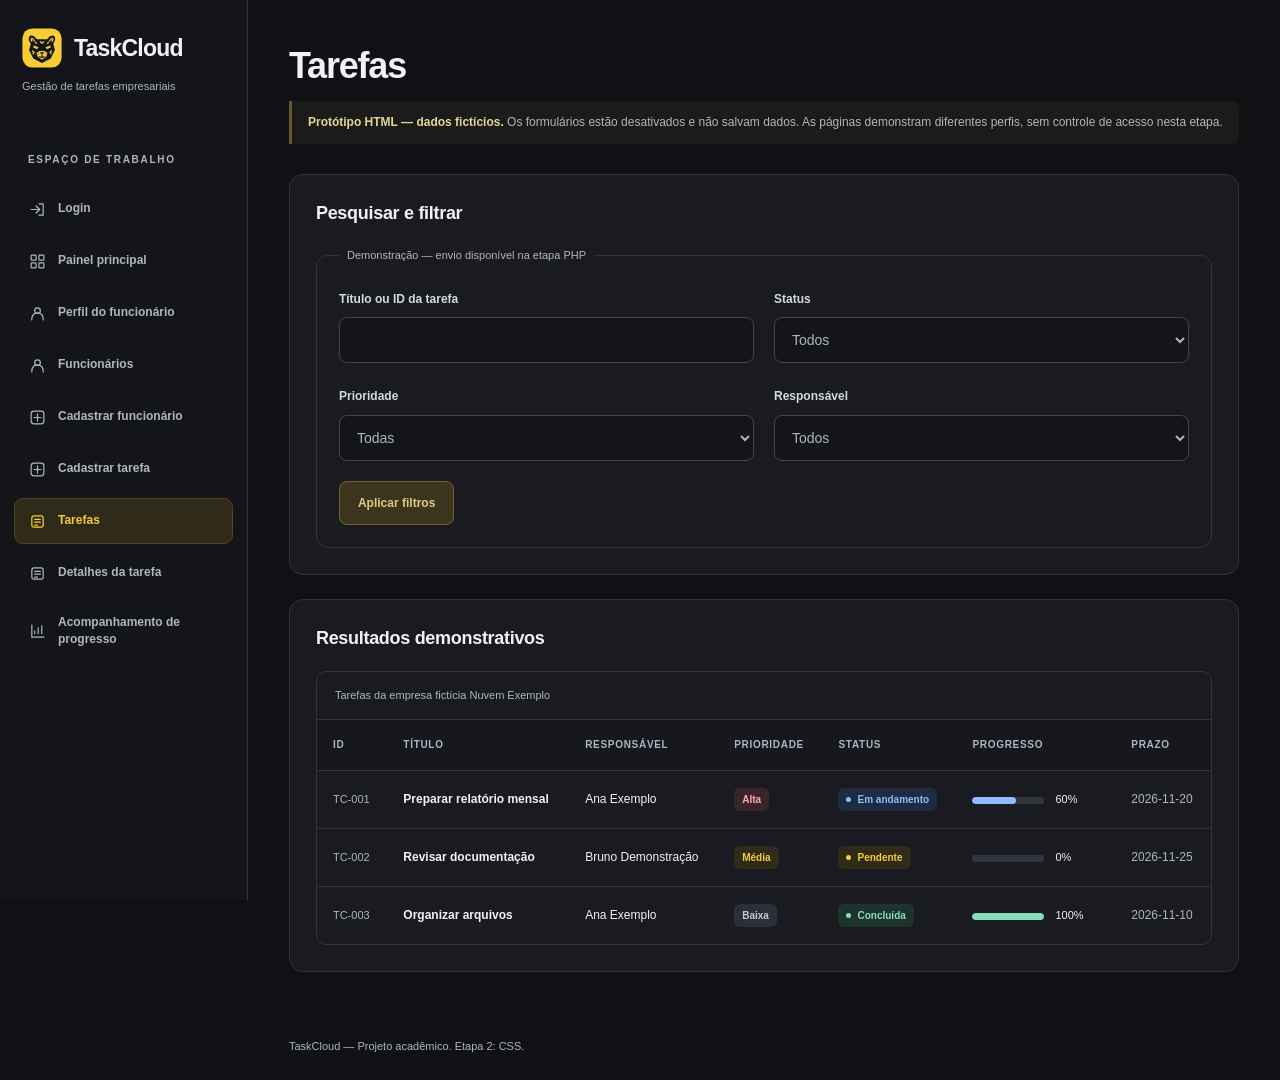
<file: tarefas.html>
<!doctype html>
<html lang="pt-BR">
<head>
  <meta charset="utf-8">
  <meta name="viewport" content="width=device-width, initial-scale=1">
  <meta name="description" content="TaskCloud: estrutura HTML demonstrativa de gestão de tarefas empresariais.">
  <title>Tarefas | TaskCloud</title>
  <link rel="icon" type="image/svg+xml" href="assets/img/onca-taskcloud.svg">
  <link rel="stylesheet" href="assets/css/style.css">
</head>
<body class="pagina-tarefas">
  <a href="#conteudo">Pular para o conteúdo</a>
  <header class="cabecalho"><p><img class="marca-onca" src="assets/img/onca-taskcloud.svg" alt="" width="40" height="40"><strong>TaskCloud</strong></p><p>Gestão de tarefas empresariais</p></header>
  <aside class="menu-lateral"><nav aria-label="Navegação principal"><ul><li><a href="index.html">Login</a></li><li><a href="painel.html">Painel principal</a></li><li><a href="perfil.html">Perfil do funcionário</a></li><li><a href="funcionarios.html">Funcionários</a></li><li><a href="funcionario-cadastro.html">Cadastrar funcionário</a></li><li><a href="tarefa-cadastro.html">Cadastrar tarefa</a></li><li><a href="tarefas.html" aria-current="page">Tarefas</a></li><li><a href="tarefa-detalhes.html">Detalhes da tarefa</a></li><li><a href="progresso.html">Acompanhamento de progresso</a></li></ul></nav></aside>
  <main id="conteudo">
    <h1>Tarefas</h1>
    <p class="aviso-prototipo"><strong>Protótipo HTML — dados fictícios.</strong> Os formulários estão desativados e não salvam dados. As páginas demonstram diferentes perfis, sem controle de acesso nesta etapa.</p>
    <section><h2>Pesquisar e filtrar</h2><form method="post"><fieldset disabled><legend>Demonstração — envio disponível na etapa PHP</legend><p><label for="busca">Título ou ID da tarefa</label><br><input type="search" id="busca" name="busca" ></p><p><label for="status">Status</label><br><select id="status" name="status"><option value="">Todos</option><option value="pendente">Pendente</option><option value="em_andamento">Em andamento</option><option value="concluida">Concluída</option></select></p><p><label for="prioridade">Prioridade</label><br><select id="prioridade" name="prioridade"><option value="">Todas</option><option value="baixa">Baixa</option><option value="media">Média</option><option value="alta">Alta</option></select></p><p><label for="responsavel_id">Responsável</label><br><select id="responsavel_id" name="responsavel_id"><option value="">Todos</option><option value="3">Ana Exemplo</option><option value="4">Bruno Demonstração</option></select></p><button type="submit">Aplicar filtros</button></fieldset></form></section><section><h2>Resultados demonstrativos</h2><div class="tabela-rolagem" role="region" aria-label="Tabela demonstrativa com rolagem horizontal" tabindex="0"><table><caption>Tarefas da empresa fictícia Nuvem Exemplo</caption><thead><tr><th scope="col">ID</th><th scope="col">Título</th><th scope="col">Responsável</th><th scope="col">Prioridade</th><th scope="col">Status</th><th scope="col">Progresso</th><th scope="col">Prazo</th></tr></thead><tbody><tr><th scope="row">TC-001</th><td><a href="tarefa-detalhes.html#tarefa-tc-001">Preparar relatório mensal</a></td><td>Ana Exemplo</td><td><span class="etiqueta prioridade-alta">Alta</span></td><td><span class="etiqueta status-andamento">Em andamento</span></td><td><progress value="60" max="100" aria-label="Progresso de TC-001">60%</progress> 60%</td><td><time datetime="2026-11-20">2026-11-20</time></td></tr><tr><th scope="row">TC-002</th><td><a href="tarefa-detalhes.html#tarefa-tc-002">Revisar documentação</a></td><td>Bruno Demonstração</td><td><span class="etiqueta prioridade-media">Média</span></td><td><span class="etiqueta status-pendente">Pendente</span></td><td><progress value="0" max="100" aria-label="Progresso de TC-002">0%</progress> 0%</td><td><time datetime="2026-11-25">2026-11-25</time></td></tr><tr><th scope="row">TC-003</th><td><a href="tarefa-detalhes.html#tarefa-tc-003">Organizar arquivos</a></td><td>Ana Exemplo</td><td><span class="etiqueta prioridade-baixa">Baixa</span></td><td><span class="etiqueta status-concluida">Concluída</span></td><td><progress value="100" max="100" aria-label="Progresso de TC-003">100%</progress> 100%</td><td><time datetime="2026-11-10">2026-11-10</time></td></tr></tbody></table></div></section>
  </main>
  <footer><p>TaskCloud — Projeto acadêmico. Etapa 2: CSS.</p></footer>
</body>
</html>
</file>
<file: assets/css/style.css>
/* TaskCloud · Etapa 2. Sem dependências, fontes remotas ou JavaScript. */

/* 1. Tema e base */
:root {
  color-scheme: dark;
  --fundo: #101114;
  --lateral: #141519;
  --superficie: #191b20;
  --superficie-alta: #202329;
  --borda: #30343d;
  --texto: #f1f2f5;
  --secundario: #afb5c2;
  --amarelo: #f7cc35;
  --amarelo-suave: #302a18;
  --azul: #91baff;
  --azul-suave: #1e2c42;
  --verde: #88ddba;
  --verde-suave: #1c342c;
  --vermelho: #ffaaaa;
  --vermelho-suave: #3b2429;
  --raio: 14px;
  --largura-menu: 248px;
}
* { box-sizing: border-box; }
html { scroll-padding-top: 24px; }
body {
  margin: 0;
  min-width: 280px;
  background: var(--fundo);
  color: var(--texto);
  font: 400 15px/1.6 Inter, "Segoe UI", Roboto, Helvetica, Arial, sans-serif;
  -webkit-font-smoothing: antialiased;
}
img { display: block; max-width: 100%; }
a { color: var(--amarelo); text-underline-offset: 4px; }
a:hover { color: #ffe78f; }
a, button, input, select, textarea { -webkit-tap-highlight-color: transparent; }
:focus-visible { outline: 3px solid var(--amarelo); outline-offset: 5px; }
::selection { color: #141519; background: var(--amarelo); }
h1, h2, h3, p { margin-top: 0; }
h1 { margin-bottom: 14px; font-size: clamp(26px, 3vw, 36px); line-height: 1.2; letter-spacing: -1.2px; font-weight: 700; }
h2 { margin-bottom: 20px; font-size: 18px; line-height: 1.4; letter-spacing: -.3px; }
h3 { margin: 28px 0 14px; font-size: 15px; }
p { margin-bottom: 18px; }
strong { font-weight: 650; }
body > a[href="#conteudo"] {
  position: fixed; top: 12px; left: 12px; z-index: 100;
  padding: 10px 16px; border-radius: 8px; background: var(--amarelo); color: #141519;
  transform: translateY(-180%);
}
body > a[href="#conteudo"]:focus { transform: translateY(0); }

/* 2. Marca, navegação lateral e estrutura */
.cabecalho {
  position: fixed; inset: 0 auto auto 0; z-index: 20;
  width: var(--largura-menu); height: 132px; padding: 28px 22px 20px;
  background: var(--lateral); border-right: 1px solid var(--borda);
}
.cabecalho p:first-child { display: flex; align-items: center; gap: 12px; margin-bottom: 10px; }
.cabecalho strong { font-size: 23px; letter-spacing: -.8px; font-weight: 750; }
.marca-onca { width: 40px; height: 40px; flex-shrink: 0; }
.cabecalho p:last-child { margin: 0; color: var(--secundario); font-size: 11px; }
.menu-lateral {
  position: fixed; inset: 132px auto 0 0; z-index: 20;
  width: var(--largura-menu); overflow-y: auto;
  padding: 20px 14px; background: var(--lateral); border-right: 1px solid var(--borda);
}
.menu-lateral nav::before {
  content: "ESPAÇO DE TRABALHO"; display: block; padding: 0 14px 18px;
  color: var(--secundario); font-size: 10px; font-weight: 650; letter-spacing: 1.7px;
}
.menu-lateral ul { list-style: none; margin: 0; padding: 0; display: grid; gap: 6px; }
.menu-lateral a {
  display: flex; align-items: center; gap: 12px; min-height: 46px; padding: 11px 14px;
  border: 1px solid transparent; border-radius: 9px; color: var(--secundario);
  text-decoration: none; font-size: 12px; font-weight: 550; line-height: 1.45;
  transition: background-color .15s, color .15s;
}
.menu-lateral a::before {
  content: ""; width: 17px; height: 17px; flex-shrink: 0; background: currentColor;
  mask: var(--icone, url("data:image/svg+xml,%3Csvg xmlns='http://www.w3.org/2000/svg' viewBox='0 0 24 24' fill='none' stroke='black' stroke-width='1.7' stroke-linecap='round' stroke-linejoin='round'%3E%3Crect x='4' y='4' width='16' height='16' rx='3'/%3E%3Cpath d='M8 9h8M8 13h8M8 17h4'/%3E%3C/svg%3E")) center / contain no-repeat;
}
.menu-lateral a[href="painel.html"] { --icone: url("data:image/svg+xml,%3Csvg xmlns='http://www.w3.org/2000/svg' viewBox='0 0 24 24' fill='none' stroke='black' stroke-width='1.7'%3E%3Crect x='3' y='3' width='7' height='7' rx='1'/%3E%3Crect x='14' y='3' width='7' height='7' rx='1'/%3E%3Crect x='3' y='14' width='7' height='7' rx='1'/%3E%3Crect x='14' y='14' width='7' height='7' rx='1'/%3E%3C/svg%3E"); }
.menu-lateral a[href="perfil.html"], .menu-lateral a[href="funcionarios.html"] { --icone: url("data:image/svg+xml,%3Csvg xmlns='http://www.w3.org/2000/svg' viewBox='0 0 24 24' fill='none' stroke='black' stroke-width='1.7' stroke-linecap='round'%3E%3Ccircle cx='12' cy='8' r='4'/%3E%3Cpath d='M4 21v-2a8 8 0 0 1 16 0v2'/%3E%3C/svg%3E"); }
.menu-lateral a[href="funcionario-cadastro.html"], .menu-lateral a[href="tarefa-cadastro.html"] { --icone: url("data:image/svg+xml,%3Csvg xmlns='http://www.w3.org/2000/svg' viewBox='0 0 24 24' fill='none' stroke='black' stroke-width='1.7' stroke-linecap='round'%3E%3Crect x='3' y='3' width='18' height='18' rx='4'/%3E%3Cpath d='M12 7v10M7 12h10'/%3E%3C/svg%3E"); }
.menu-lateral a[href="progresso.html"] { --icone: url("data:image/svg+xml,%3Csvg xmlns='http://www.w3.org/2000/svg' viewBox='0 0 24 24' fill='none' stroke='black' stroke-width='1.7' stroke-linecap='round'%3E%3Cpath d='M4 3v17h17M8 15v-4M13 15V7M18 15V4'/%3E%3C/svg%3E"); }
.menu-lateral a[href="index.html"] { --icone: url("data:image/svg+xml,%3Csvg xmlns='http://www.w3.org/2000/svg' viewBox='0 0 24 24' fill='none' stroke='black' stroke-width='1.7' stroke-linecap='round' stroke-linejoin='round'%3E%3Cpath d='M14 4h6v16h-6M3 12h12M10 7l5 5-5 5'/%3E%3C/svg%3E"); }
.menu-lateral a:hover { color: var(--texto); background: var(--superficie-alta); }
.menu-lateral a[aria-current="page"] { color: var(--amarelo); border-color: #504522; background: var(--amarelo-suave); }
main { margin-left: var(--largura-menu); padding: 44px clamp(24px, 3.2vw, 56px) 30px; min-height: calc(100vh - 75px); max-width: 1800px; }
main > section, main > article { min-width: 0; margin-bottom: 24px; padding: 26px; border: 1px solid var(--borda); border-radius: var(--raio); background: var(--superficie); }
main > section > :last-child, main > article > :last-child { margin-bottom: 0; }
.aviso-prototipo {
  margin: 0 0 30px; padding: 12px 16px; border-left: 3px solid #685b2b;
  border-radius: 0 8px 8px 0; background: #1b1b19; color: var(--secundario); font-size: 12px;
}
.aviso-prototipo strong { color: #e5d695; }
footer { margin-left: var(--largura-menu); padding: 12px clamp(24px, 3.2vw, 56px) 24px; color: var(--secundario); font-size: 11px; }
footer p { margin: 0; }

/* 3. Indicadores e dados */
.resumo-indicadores { background: transparent; border: 0; padding: 0; }
.resumo-indicadores h2 { margin-bottom: 16px; color: var(--secundario); font-size: 13px; font-weight: 500; }
.indicadores { display: grid; grid-template-columns: repeat(4, minmax(0, 1fr)); gap: 16px; margin: 0; }
.indicador { position: relative; overflow: hidden; padding: 23px; border: 1px solid var(--borda); border-radius: var(--raio); background: var(--superficie); }
.indicador::before { content: ""; display: block; width: 7px; height: 7px; margin-bottom: 20px; border-radius: 50%; background: var(--cor-indicador, var(--amarelo)); box-shadow: 0 0 0 5px var(--fundo-indicador, var(--amarelo-suave)); }
.indicador dt { margin-bottom: 8px; font-size: 12px; color: var(--secundario); }
.indicador dd { margin: 0; color: var(--texto); font-size: 36px; line-height: 1.2; font-weight: 650; letter-spacing: -1.5px; font-variant-numeric: tabular-nums; }
.indicador-andamento { --cor-indicador: var(--azul); --fundo-indicador: var(--azul-suave); }
.indicador-concluida { --cor-indicador: var(--verde); --fundo-indicador: var(--verde-suave); }
dl:not(.indicadores) { display: grid; grid-template-columns: minmax(130px, 180px) minmax(0, 1fr); gap: 12px 24px; margin: 20px 0; }
dt { color: var(--secundario); font-size: 13px; }
dd { margin: 0; overflow-wrap: anywhere; }
.pagina-perfil main > section:first-of-type h2 { display: flex; align-items: center; gap: 12px; font-size: 24px; }
.pagina-perfil main > section:first-of-type h2::before { content: "AE"; display: grid; place-items: center; width: 48px; height: 48px; border-radius: 14px; background: var(--amarelo-suave); color: var(--amarelo); font-size: 15px; letter-spacing: 0; }
article { scroll-margin-top: 24px; }
article:target { border-color: var(--amarelo); box-shadow: 0 0 0 2px #f7cc351a; }
article > p, section > p { color: var(--secundario); }
ol { padding-left: 22px; }
ol li { padding: 8px 0 8px 10px; color: var(--secundario); font-size: 13px; }
ol li::marker { color: var(--amarelo); }
main ul { padding-left: 20px; }
main ul li { padding: 8px 0; }

/* 4. Tabelas. No celular, a rolagem fica contida na tabela. */
.tabela-rolagem { max-width: 100%; overflow-x: auto; border: 1px solid var(--borda); border-radius: 10px; scrollbar-color: #626977 var(--superficie); }
table { width: 100%; border-collapse: collapse; font-size: 12px; text-align: left; }
caption { padding: 15px 18px; border-bottom: 1px solid var(--borda); text-align: left; color: var(--secundario); font-size: 11px; }
th, td { padding: 17px 16px; vertical-align: middle; border-bottom: 1px solid var(--borda); }
thead th { background: #16181d; color: var(--secundario); font-size: 10px; font-weight: 650; letter-spacing: .7px; text-transform: uppercase; white-space: nowrap; }
tbody th { color: var(--secundario); font-size: 11px; font-weight: 500; white-space: nowrap; }
tbody tr:last-child > * { border-bottom: 0; }
tbody tr:hover { background: #ffffff03; }
table a { color: var(--texto); text-decoration: none; font-weight: 550; }
table a:hover { color: var(--amarelo); text-decoration: underline; }
td:nth-child(2) { min-width: 170px; }
td { min-width: 90px; }
td:has(time) { white-space: nowrap; font-variant-numeric: tabular-nums; color: var(--secundario); }
.etiqueta { display: inline-flex; align-items: center; gap: 6px; padding: 4px 8px; border-radius: 6px; font-size: 10px; font-weight: 600; line-height: 1.5; white-space: nowrap; }
.status-pendente, .prioridade-media { color: var(--amarelo); background: var(--amarelo-suave); }
.status-andamento { color: var(--azul); background: var(--azul-suave); }
.status-concluida, .situacao-ativa { color: var(--verde); background: var(--verde-suave); }
.prioridade-alta { color: var(--vermelho); background: var(--vermelho-suave); }
.prioridade-baixa { color: #c1c8d6; background: #2a2f38; }
.etiqueta[class*="status-"]::before, .situacao-ativa::before { content: ""; width: 5px; height: 5px; border-radius: 50%; background: currentColor; }

/* 5. Progresso: os valores e textos continuam no HTML. */
progress {
  --cor-progresso: var(--azul);
  display: inline-block; width: min(200px, 65%); height: 7px; margin-right: 8px;
  overflow: hidden; border: 0; border-radius: 999px; vertical-align: middle;
  appearance: none; background: #303640; color: var(--cor-progresso);
  accent-color: var(--cor-progresso);
}
progress[value="0"] { --cor-progresso: var(--amarelo); }
progress[value="100"][max="100"] { --cor-progresso: var(--verde); }
progress::-webkit-progress-bar { border-radius: 999px; background: #303640; }
progress::-webkit-progress-value { border-radius: 999px; background: var(--cor-progresso); }
progress::-moz-progress-bar { border-radius: 999px; background: var(--cor-progresso); }
td:has(progress) { min-width: 155px; white-space: nowrap; font-size: 11px; font-variant-numeric: tabular-nums; }
td progress { width: 72px; }
.pagina-progresso section > progress { display: block; width: 100%; height: 10px; margin: 24px 0 32px; }
.pagina-progresso dl { grid-template-columns: minmax(0, 1fr) minmax(140px, 1fr); }
.pagina-progresso dd { text-align: right; font-size: 13px; font-variant-numeric: tabular-nums; }

/* 6. Formulários e ações. Disabled continua desativado. */
form { margin-bottom: 20px; }
fieldset { min-width: 0; margin: 0; padding: 22px; border: 1px solid var(--borda); border-radius: 12px; }
legend { max-width: 100%; padding: 0 8px; color: var(--secundario); font-size: 11px; }
fieldset p { margin-bottom: 20px; }
label { display: inline-block; margin-bottom: 8px; color: #d5d9e2; font-size: 12px; font-weight: 550; }
label + br { display: none; }
input:not([type="hidden"]), select, textarea {
  display: block; width: 100%; min-height: 46px; padding: 11px 13px;
  border: 1px solid #404650; border-radius: 8px; background: #131519;
  color: var(--texto); font: inherit; font-size: 14px; line-height: 1.5;
}
textarea { min-height: 132px; resize: vertical; }
input:disabled, select:disabled, textarea:disabled { opacity: 1; color: var(--secundario); -webkit-text-fill-color: var(--secundario); cursor: not-allowed; }
button, .botao {
  display: inline-flex; justify-content: center; align-items: center; gap: 8px; min-height: 44px;
  padding: 11px 18px; border: 1px solid var(--amarelo); border-radius: 8px;
  background: var(--amarelo); color: #19180e; font: inherit; font-size: 12px;
  font-weight: 700; line-height: 1.5; text-align: center; text-decoration: none;
}
button:not(:disabled):hover, .botao:hover { background: #ffdf70; border-color: #ffdf70; color: #19180e; }
button:disabled { border-color: #75652b; background: #3c341c; color: #e0ca81; cursor: not-allowed; }
.pagina-funcionario-cadastro main > form, .pagina-tarefa-cadastro main > form { max-width: 900px; padding: 24px; border: 1px solid var(--borda); border-radius: var(--raio); background: var(--superficie); }
.pagina-funcionario-cadastro fieldset, .pagina-tarefa-cadastro fieldset { display: grid; grid-template-columns: repeat(2, minmax(0, 1fr)); gap: 0 24px; }
.campo-largo, .pagina-funcionario-cadastro fieldset button, .pagina-tarefa-cadastro fieldset button { grid-column: 1 / -1; }
.pagina-funcionario-cadastro fieldset button, .pagina-tarefa-cadastro fieldset button { justify-self: start; }
.pagina-tarefas fieldset { display: grid; grid-template-columns: repeat(2, minmax(0, 1fr)); gap: 0 20px; }
.pagina-tarefas fieldset button { grid-column: 1 / -1; justify-self: start; }

/* 7. Login: composição centralizada independente do painel. */
.pagina-login {
  display: flex; flex-direction: column; align-items: center; min-height: 100vh;
  background: radial-gradient(ellipse at 50% 0, #f7cc350a, transparent 55%), var(--fundo);
}
.pagina-login .cabecalho { position: static; width: auto; height: auto; padding: 38px 20px 24px; border: 0; background: transparent; text-align: center; }
.pagina-login .cabecalho p:first-child { justify-content: center; }
.pagina-login .marca-onca { width: 46px; height: 46px; }
.pagina-login .cabecalho p:last-child { font-size: 12px; }
.pagina-login main { display: flex; flex-direction: column; width: min(100% - 32px, 480px); min-height: 0; margin: auto 0; padding: 20px 0; }
.pagina-login h1 { font-size: 14px; letter-spacing: 1.5px; text-transform: uppercase; color: var(--secundario); text-align: center; }
.pagina-login main > section { order: 1; padding: 32px; margin: 8px 0 20px; box-shadow: 0 24px 70px #0003; }
.pagina-login h2 { font-size: 25px; letter-spacing: -.8px; line-height: 1.3; margin-bottom: 12px; }
.pagina-login section > p { font-size: 13px; }
.pagina-login .aviso-prototipo { order: 2; margin-bottom: 0; font-size: 11px; }
.pagina-login fieldset { padding: 18px 0 0; border: 0; }
.pagina-login legend { padding: 0; font-size: 10px; }
.pagina-login form { margin-bottom: 16px; }
.pagina-login button, .pagina-login .botao { width: 100%; }
.pagina-login .menu-lateral { position: static; order: 3; flex-shrink: 0; width: min(100% - 32px, 800px); padding: 24px 0 12px; border: 0; background: transparent; overflow: visible; }
.pagina-login .menu-lateral nav::before { content: "PÁGINAS DO PROTÓTIPO"; text-align: center; padding-bottom: 10px; font-size: 9px; }
.pagina-login .menu-lateral ul { display: flex; justify-content: center; flex-wrap: wrap; gap: 0 6px; }
.pagina-login .menu-lateral a { min-height: 44px; padding: 8px 10px; font-size: 10px; }
.pagina-login .menu-lateral a::before { display: none; }
.pagina-login .menu-lateral a[aria-current="page"] { color: var(--texto); background: transparent; border-color: transparent; }
.pagina-login footer { order: 4; margin: 0; text-align: center; padding: 10px 20px 24px; font-size: 10px; }

/* 8. Responsividade e preferências de acessibilidade */
@media (min-width: 1600px) { main { padding-top: 56px; } }
@media (max-width: 1200px) {
  :root { --largura-menu: 224px; }
  .cabecalho { padding-left: 18px; }
  .cabecalho strong { font-size: 21px; }
  .menu-lateral { padding-inline: 10px; }
  .menu-lateral a { padding-inline: 10px; font-size: 11px; }
  .indicadores { grid-template-columns: repeat(2, minmax(0, 1fr)); }
}
@media (max-width: 800px) {
  .cabecalho { position: static; width: 100%; height: auto; padding: 18px 20px; border-right: 0; border-bottom: 1px solid var(--borda); }
  .cabecalho p:first-child { margin-bottom: 4px; }
  .cabecalho p:last-child { padding-left: 52px; }
  .menu-lateral { position: static; width: 100%; padding: 10px 12px; border-right: 0; border-bottom: 1px solid var(--borda); overflow-x: auto; }
  .menu-lateral nav::before { display: none; }
  .menu-lateral ul { display: flex; gap: 6px; width: max-content; }
  .menu-lateral a { min-height: 44px; white-space: nowrap; font-size: 12px; padding: 10px 12px; }
  main { margin: 0; padding: 28px 20px 20px; min-height: 0; }
  h1 { letter-spacing: -.8px; }
  main > section, main > article { padding: 20px; }
  .resumo-indicadores { padding: 0; }
  .aviso-prototipo { margin-bottom: 24px; }
  footer { margin: 0; padding: 12px 20px 24px; }
  .pagina-login .cabecalho p:last-child { padding-left: 0; }
  .pagina-login .menu-lateral ul { width: auto; }
  .pagina-login .menu-lateral nav::before { display: block; }
}
@media (max-width: 480px) {
  main { padding: 24px 14px 16px; }
  h1 { font-size: 27px; }
  h2 { font-size: 17px; }
  .indicadores { gap: 10px; }
  .indicador { padding: 18px; }
  .indicador dd { font-size: 30px; }
  .indicador dt { font-size: 11px; }
  main > section, main > article { padding: 16px; }
  .resumo-indicadores { padding: 0; }
  .aviso-prototipo { padding: 10px 12px; font-size: 11px; }
  dl:not(.indicadores) { grid-template-columns: 1fr; gap: 4px; }
  dl:not(.indicadores) dd { margin-bottom: 12px; }
  .pagina-progresso dd { text-align: left; }
  .pagina-progresso dd progress { width: 75%; }
  .pagina-funcionario-cadastro fieldset, .pagina-tarefa-cadastro fieldset, .pagina-tarefas fieldset { grid-template-columns: 1fr; }
  .pagina-funcionario-cadastro main > form, .pagina-tarefa-cadastro main > form { padding: 14px; }
  fieldset { padding: 16px 12px; }
  button, .botao { width: 100%; }
  .pagina-login main > section { padding: 24px; }
  .pagina-login .cabecalho { padding-top: 28px; }
}
@media (prefers-reduced-motion: reduce) { *, *::before, *::after { scroll-behavior: auto !important; transition: none !important; animation: none !important; } }
@media (forced-colors: active) {
  .etiqueta, .indicador, .botao { border: 1px solid ButtonText; }
  .menu-lateral a[aria-current="page"] { border: 2px solid Highlight; }
  progress { forced-color-adjust: auto; }
}
</file>
